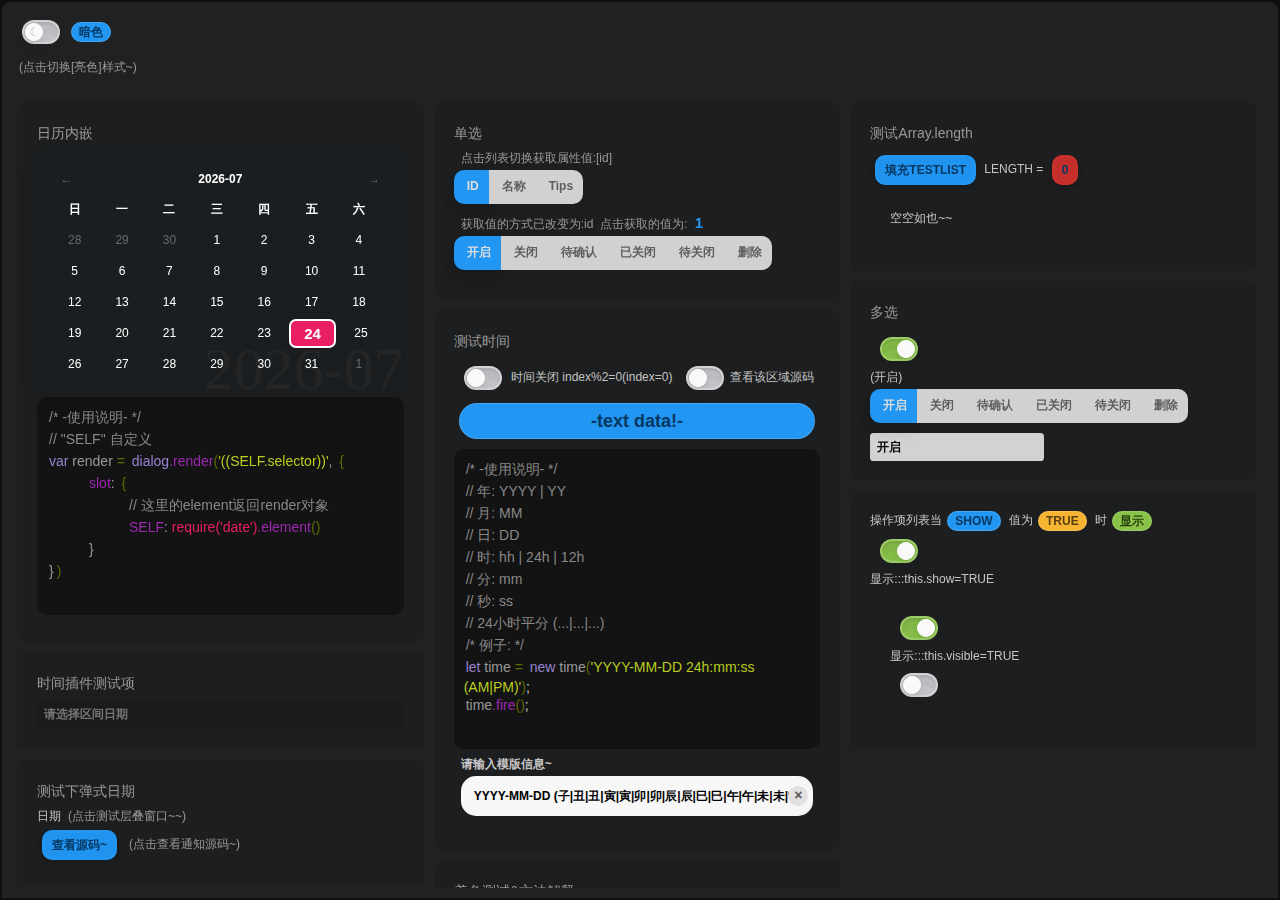
<file: index.html>
<html>

<head>
    <meta charset="utf-8" />
    <meta http-equiv="Content-Type" content="text/html; charset=utf-8" />
    <meta content="yes" name="apple-mobile-web-app-capable" />
    <meta name="viewport"
        content="width=device-width, initial-scale=1.0, minimum-scale=1.0, maximum-scale=1.0, user-scalable=no, viewport-fit=cover">
    <!-- <meta content="width=device-width, initial-scale=1.0, maximum-scale=1.0,  user-scalable=0" name="viewport" /> -->
    <meta name="disabled-adaptations" content="watch">
    <title>Model Test</title>
    <meta name="theme-color" content="#202122">
    <style>
        .loading:not(.dialog-tips) {display: inline-block;}.loading:not(.dialog-tips)::before {position: absolute;top: 50%;left: 50%;-webkit-box-sizing: border-box;box-sizing: border-box;width: 40px;height: 40px;margin-top: -15px;margin-left: -15px;border-top: 2px solid #ff5721;border-right: 2px solid transparent;border-radius: 50%;-webkit-animation: loading 0.6s linear infinite;animation: loading 0.6s linear infinite;content: "";}@keyframes loading {to {transform: rotate(360deg);}}@keyframes markMove {0%, 65% {transform: rotate(0deg);}70% {transform: rotate(10deg);}75% {transform: rotate(-10deg);}80% {transform: rotate(10deg);}85% {transform: rotate(-10deg);}90% {transform: rotate(10deg);}95% {transform: rotate(-10deg);}100% {transform: rotate(0deg);}}
    </style>
    <script type="text/javascript">
        var _Qma = {
            v: '2023.8.24',
            alias: {
                't': 'tools?v1.7',
                'model': 't#model',
                'dialog': 't#dialog',
                'mode': 't#mode',
                'time': 't#time',
                'times': 't#time.box',
                'flash': './script/modules/flash',
                'notice': './script/modules/notice',
                'test': './script/modules/test',
                'color': './script/modules/colors',
                'code': './script/modules/colors#code',
                // 'dialog': 'http://git.i.com/dialog/v1/dialog.js',
            },
            depends: {
                dialog: {
                    deps: ['simply.css']
                }
            },
            searchuri: //'http://localhost:8070/video/getDataByUrl?url=https%3A%2F%2Fv0.yiketianqi.com%2Fapi%3Funescape%3D1%26version%3D{v,v,v9}%26appid%3D43656176%26appsecret%3DI42og6Lm%26ext%3D%26cityid%3D%26city%3D{city}%26callbacks%3Ddefine&callback=define&isjson=true',
                '//v1.yiketianqi.com/api?unescape=1&version={v,v,v9}&appid=43656176&appsecret=I42og6Lm&ext=&cityid=&city=?&callback=define&age={9999999999-1000000000000}',
            dv: 'v3'
        }
        // DEBUG = true
    </script>
    <style>
    </style>
</head>

<body>
    <div class="loading"></div>
    <script src="runjs.js?release.1" srcs="//git.i.com/runjs/runjs.js">
        let exec = () => {
            require('./script/modules/test#di', (m) => m.run());
        }
        exec();

        var dialog = require('dialog');
        var loading;
        require.init({
            regexp: /date|yiketianqi/,
            before: function (...args) {
                loading = dialog.auto({
                    mode: '((div.loading))'
                }, {
                    cs: 'offset:0 0 0 0',
                    destroy: {
                        css: { width: '+=1' },
                        speed: 300
                    },
                    // position: 'center center'
                });
                console.log('before', ...args)
            },
            after: function (...args) {
                dialog.destroy(loading);
                console.log('after', ...args)
            }
        })
        // dialog.each([0, 1, 2], (k, v) => {
        //     dialog.query('img[src="./static/?.?" style="width: 33%;"]'.on(v, v == 0 ? 'jpeg' : 'png'), true).appendTo('body').click(exec)
        // })
    </script>
</body>

</html>
</file>
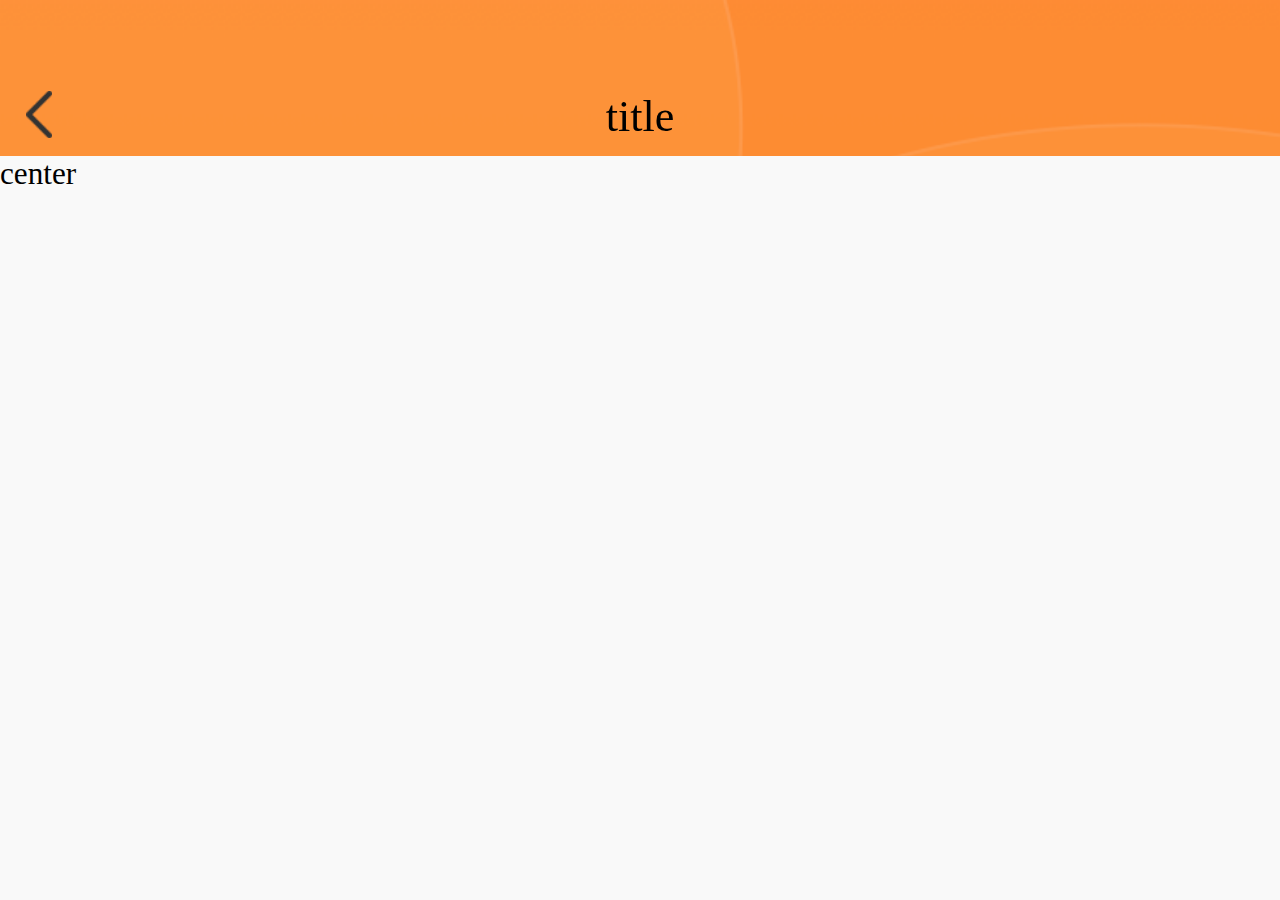
<file: app/index.html>
<!DOCTYPE html>
<html>
  <head>
    <meta charset="utf-8" />
    <meta http-equiv="Content-Type" content="text/html; charset=utf-8" />
    <meta content="yes" name="apple-mobile-web-app-capable" />
    <meta name="viewport" content="width=device-width, initial-scale=1.0, minimum-scale=1.0, maximum-scale=1.0, user-scalable=no">
    <meta name="disabled-adaptations" content="watch">
    <link rel="shortcut icon" href="" />
    <title>...</title>
    <style>

        .loading:not(.dialog-tips) {
            display: inline-block;
        }
        .loading:not(.dialog-tips)::before {position: absolute;top: 50%;left: 50%;-webkit-box-sizing: border-box;box-sizing: border-box;width: 40px;height: 40px;margin-top: -15px;margin-left: -15px;border-top: 2px solid #ff5721;border-right: 2px solid transparent;border-radius: 50%;-webkit-animation: loading 0.6s linear infinite;animation: loading 0.6s linear infinite;content: "";}

        @keyframes loading {
            to {transform: rotate(360deg);}
        }
        @keyframes markMove {
            0%, 65% {transform: rotate(0deg);}
            70% {transform: rotate(10deg);}
            75% {transform: rotate(-10deg);}
            80% {transform: rotate(10deg);}
            85% {transform: rotate(-10deg);}
            90% {transform: rotate(10deg);}
            95% {transform: rotate(-10deg);}
            100% {transform: rotate(0deg);}
        }
    </style>
    <script type="text/javascript">
      var _Qma = {
          v: '1.3.1',
          alias: {
              'echarts': './slots/echarts.min.js',
              'dialog': './slots/common#dialog',
              'app': './slots/app',
              'dsbridge': 'app#dsbridge',
              'common-css': './css/common.css',
              'echarts-css': './css/echarts.css',
          },
          depends: {
            echarts: {
                exports: 'echarts',
                deps: ['echarts-css']
            }
          },
      }
      DEBUG = true
  </script>
  </head>
  <body>
    <div class="loading"></div>
  </body>
  <script src="./runjs.js?last-none">
    require.use('common-css');
    require('app', function(app){
        app.init();
    });
    // console.log(require('./slots/common#dsbridge'))
  </script>
</html>
</file>
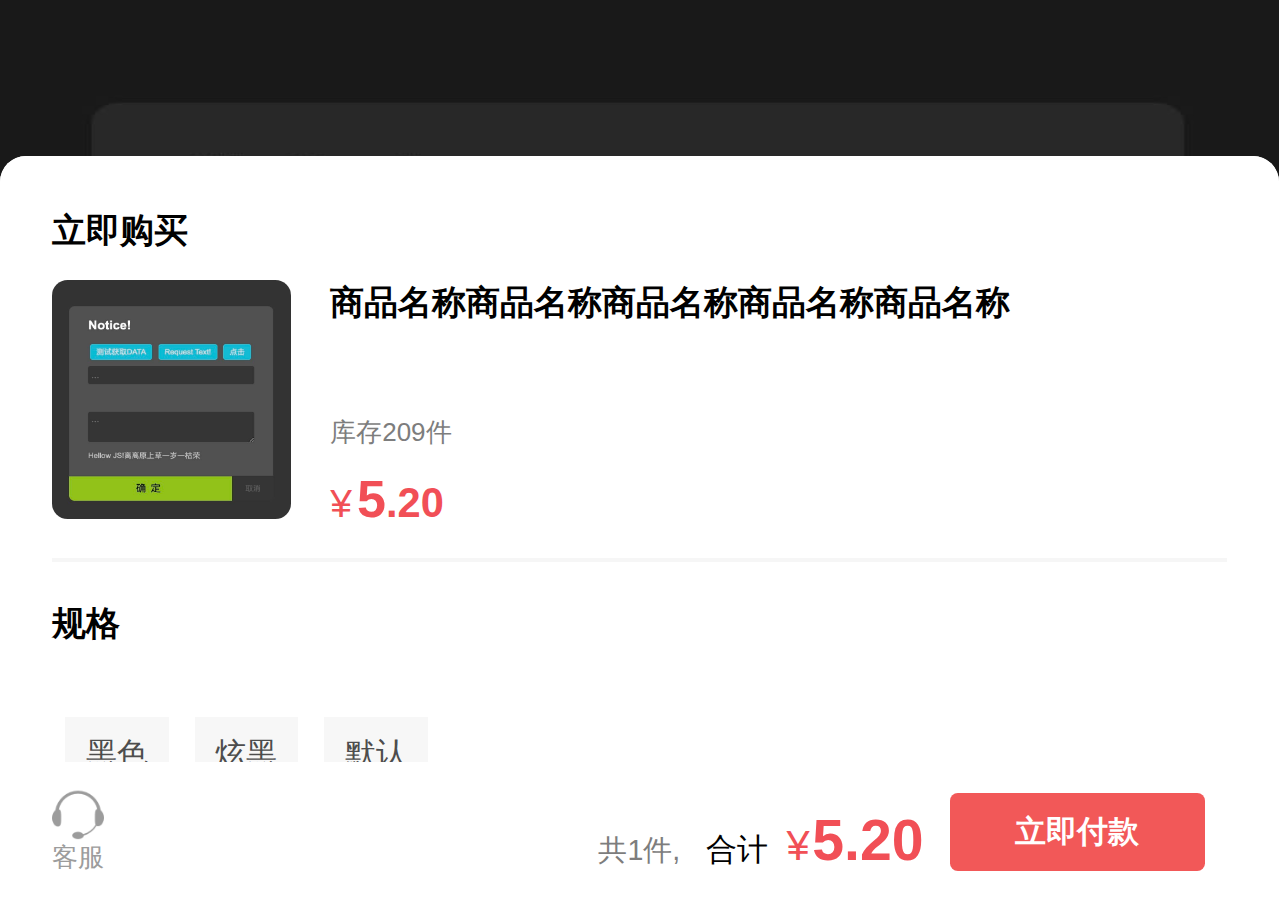
<file: product/index.html>
<html>

<head>
    <meta http-equiv="Content-Type" content="text/html; charset=utf-8" />
    <meta content="yes" name="apple-mobile-web-app-capable" />
    <meta content="width=device-width, initial-scale=1.0, maximum-scale=1.0,user-scalable=0" name="viewport" />
    <title>产品信息</title>
    <style>
        
        @media (width: 320px) {html{zoom: 0.915;}}@media (min-width: 321px) and (max-width: 330px) {html{zoom: 0.94;}}@media (min-width: 331px) and (max-width: 340px) {html{zoom: 0.97;}}@media (min-width: 341px) and (max-width: 350px) {html{zoom: 1;}}@media (min-width: 351px) and (max-width: 360px) {html{zoom: 1.02;}}@media (min-width: 361px) and (max-width: 370px) {html{zoom: 1.04;}}@media (min-width: 371px) and (max-width: 380px) {html{zoom: 1.07;}}@media (min-width: 381px) and (max-width: 390px) {html{zoom: 1.09;}}@media (min-width: 391px) and (max-width: 400px) {html{zoom: 1.13;}}@media (min-width: 401px) and (max-width: 410px) {html{zoom: 1.16;}}@media (min-width: 411px) and (max-width: 420px) {html{zoom: 1.18;}}@media (min-width: 421px) and (max-width: 430px) {html{zoom: 1.22;}}@media (min-width: 431px) and (max-width: 440px) {html{zoom: 1.24;}}@media (min-width: 441px) and (max-width: 450px) {html{zoom: 1.26;}}@media (min-width: 451px) and (max-width: 460px) {html{zoom: 1.28;}}@media (min-width: 461px) and (max-width: 470px) {html{zoom: 1.3;}}@media (min-width: 471px) and (max-width: 480px) {html{zoom: 1.32;}}@media (min-width: 481px) and (max-width: 490px) {html{zoom: 1.34;}}@media (min-width: 491px) and (max-width: 600px) {html{zoom: 1.36;}}@media (min-width: 501px) and (max-width: 510px) {html{zoom: 1.38;}}@media (min-width: 511px) and (max-width: 520px) {html{zoom: 1.40;}}@media (min-width: 521px) and (max-width: 530px) {html{zoom: 1.42;}}@media (min-width: 531px) and (max-width: 540px) {html{zoom: 1.44;}}@media (min-width: 541px) and (max-width: 550px) {html{zoom: 1.46;}}@media (min-width: 551px) and (max-width: 560px) {html{zoom: 1.56;}}@media (min-width: 561px) and (max-width: 570px) {html{zoom: 1.6;}}@media (min-width: 571px) and (max-width: 580px) {html{zoom: 1.64;}}@media (min-width: 581px) and (max-width: 590px) {html{zoom: 1.68;}}@media (min-width: 591px) and (max-width: 600px) {html{zoom: 1.70;}}@media (min-width: 601px) and (max-width: 610px) {html{zoom: 1.72;}}@media (min-width: 611px) and (max-width: 620px) {html{zoom: 1.74;}}@media (min-width: 621px) and (max-width: 630px) {html{zoom: 1.76;}}@media (min-width: 631px) and (max-width: 640px) {html{zoom: 1.78;}}@media (min-width: 641px) and (max-width: 650px) {html{zoom: 1.8;}}@media (min-width: 651px) and (max-width: 660px) {html{zoom: 1.68;}}@media (min-width: 661px) and (max-width: 670px) {html{zoom: 1.7;}}@media (min-width: 671px) and (max-width: 680px) {html{zoom: 1.72;}}@media (min-width: 681px) and (max-width: 690px) {html{zoom: 1.74;}}@media (min-width: 691px) and (max-width: 700px) {html{zoom: 1.76;}}@media (min-width: 701px) and (max-width: 900px) {html{zoom: 2.2;}}@media (min-width: 900px) {html{zoom: 2.6;}}@media (min-width: 1900px) {html{zoom: 3;}}
        
        html, body{padding: 0;margin: 0;font-size: 13px;;font-family: PingFangSC-Regular, 'Source Code Pro', "SF Pro SC", "SF Pro Text", "SF Pro Icons", "PingFang SC", "Helvetica Neue", "Helvetica", "Arial", sans-serif;background-color: #fff;-webkit-tap-highlight-color: transparent;}
        body{height: 100%;line-height: 100%;opacity: 0.3;/* padding-top: 100px;; */text-align: center;}
        .windows{width: 100%;}
        .height-auto{height: auto !important;}
        .windows .content{display: block;overflow: auto;}

        .windows .room{display: block;overflow: scroll}
        .dialog-tips .content{
            width: auto;
            display: inline-block;
            background: rgba(0,0,0,0.80);
            border-radius: 8px;
            font-family: PingFangSC-Regular;
            font-size: 13px;
            color: #F1F1F1;
            letter-spacing: 0;
            text-align: center;
            padding: 16px;
        }

        .dialog-success .content{
            background: #FFFFFF;
            border-radius: 13px;
            width: 256px;
            height: 128px;;
        }
        .dialog-success .bg{
            display: block;
            background-color: #000;
            opacity: 0.7;
        }
        .focus{
            overflow: hidden;
        }
        .focus-img, .focus{
            width: 100%;
            height: 360px;
            overflow: hidden;
            display: inline-block;
            position: relative;
        }
        .focus-img img{
            width: 100%;
            height: 100%;
        }
        .focus-dot{
            position: absolute;
            z-index: 1000;
            bottom: 15px;
            right: 15px;
            background: rgba(0,0,0,0.30);
            border-radius: 11px;
            width: 46px;
            height: 20px;
            line-height: 20px;
            text-align: center;
            color: #fff;
        }
        .price-room{
            background-image: url(./images/price-bg.png);
            background-repeat: no-repeat;
            background-size:contain;
            width: 100%;
            height: 58px;
            line-height: 58px;
        }
        .price-room .price{
            font-family: PingFangSC-Semibold;
            font-size: 18px;
            color: #FFFFFF;
            letter-spacing: 0;
            line-height: 18px;
            vertical-align: middle;
            margin-left: 20px;
            height: 56px;
            display: inline-block;
            line-height: 56px;
            font-weight: bold;
        }
        .price-room .price > span{
            font-family: PingFangSC-Semibold;
            font-size: 26px;
            color: #FFFFFF;
            letter-spacing: 0;
            /* line-height: 26px; */
        }
        .price-room .buy-count{
            float: right;
            margin-right: 20px;
            font-family: PingFangSC-Regular;
            /* font-size: 12px; */
            color: #FFFFFF;
            letter-spacing: 0;
            /* line-height: 12px; */
        }
        .bold{
            font-weight: bold;
        }
        .inline-block{
            display: inline-block;
        }
        .block{
            display: block;
        }
        .title{
            margin: 3px 10px 10px 10px;
            font-family: PingFangSC-Semibold;
            font-size: 13px;
            color: #000000;
            letter-spacing: 0;
            display: block;
            padding: 10px;
        }
        .power{
            background: #F14F56;
            border-radius: 2px;
            font-size: 10px;
            line-height: 20px;
            color: #FFFFFF;
            padding: 3px 5px 3px 5px;
            margin-right: 10px;
        }
        .desc img{
            width: 100%;
            height: auto;
        }
        /* 物流 */
        .logistics{
            display: flex;
            margin-bottom: 20px;
        }
        .logistics .t{
            width: 15%;
            margin-left: 20px;
            /* background-color: #0076FF; */
        }
        .logistics .r{
            width: 80%;
            vertical-align: top;
        }
        .bottom{
            display: flex;
            
        }
        .server{
            display: flex;
            flex-direction: column;
            float: left;
            margin: 10 10px 20 20px;
            width: 30px;
            /* background-color: #F25858;             */
            font-size: 10px;
            color: #9C9C9C;

        }
        .server .icon{
            display: inline-block;
            background-image: url(./images/service.png);
            background-size: contain;
            height: 20px;
            width: 20px;
        }
        .to-buy, .to-pay{
            font-family: PingFangSC-Semibold;
            font-size: 12px;
            color: #FFFFFF;
            line-height: 12px;
            background: #F25858;
            border-radius: 3px;
            width: 80%;
            height: 30px;
            line-height: 30px;
            text-align: center;
            display: inline-block;
            margin: 12px 12px 12px 0;
        }
        .paying{
            background: #8ec116;
        }
        .loading-room{
            text-align:center;
            background-color:#fafafa;
            color: #aaa;
            font-size: 14px;
            font-weight: bold;
            margin:10px;
            border-radius: 10px;
        }
        .desc img, .focus img {
            background-image: url(./images/empty.png);
            background-size: 50%;
            background-position: center;
            background-repeat: no-repeat;
            background-color: #F7F7F7;
        }



        /* 购买页 */
        .buytips .bg{
            background-color: #000;
            opacity: 0.5;
        }
        .buytips .content{
            background-color: #fff;
            border-radius: 10px 10px 0 0;
        }
        .line {
            border: 1px solid #F6F6F6;
            margin: 15px 0 15px 0;
        }
        .inner{
            margin-top: 30px;;
            margin-bottom: 30px;;
            /* background-color: #eee; */
            overflow: auto;
        }
        .cardbox{
            padding: 20px;
            background-color: #fff;
            margin-bottom: 8px;
        }
        .tobuy{
            overflow: hidden;
            background: #F8F8F8;
        }
        /* 商品 */
        .buy-product-detail{
            display: inline-block;
            height: 92px;
            vertical-align: top;
            padding-left:  15px;;
        }
        .product-title{
            display: block;
            margin-bottom: 10px;
            min-height: 43px;
            /* background-color: #7D7D7D; */
            width: 100%;
        }
        .buy-detail-price {
            color: #F14F56;
            margin-top: 10px;
            font-size: 15px;;
        }
        .buy-detail-price .bold{
            font-size: 20px;
            line-height: 20.8px;
            margin-left: 2px;
        }
        .buy-detail-price .bold.small {
            font-size:  16px;
            margin-left: 0px;
        }
        .buy-title{
            font-weight: bold;
            margin: 0 0 10px 0;
        }
        .buy-img-info{
            background-image: url(./images/empty.png);
            background-size: contain;
            height: 92px;
            width: 92px;
            display: inline-block;
            border-radius: 6px;
            overflow: hidden;
            /* margin-left: 20px; */
        }
        .buy-img-info img{
            height: 100%;
            width: 100%;
        }
        .suk-list{
            margin: 22px 0 10px 0;
            /* height: 30px; */
        }
        /* 规格 */
        .suk-list .suk{
            display: inline-block;
            background: #F7F7F7;
            padding: 8px;
            font-size: 12px;
            color: #4D4D4D;
            letter-spacing: 0;
            line-height: 12px;
            margin: 5px;
        }
        .suk-list .suk.select{
            background: #FFF0F0;
            color: #F14F56;
            font-weight: bold;
        }
        .buy-count-info{
            margin: 22px 0 22px 0;
        }
        .buy-count-room{
            float: right;
        }
        .buy-count-room .de{
            background: #EDEDED;
            border-radius: 3px;
            height: 19px;
            line-height: 19px;
            width: 19px;
            display: inline-block;
            text-align: center;
        }
        .buy-count{
            display: inline-block;
            margin: 0 10px 0 10px;
            font-weight: bold;
        }
        .deepcolor, .buy-one{
            font-size: 10px;
            color: #7D7D7D;
            letter-spacing: 0;
            line-height: 11px;
        }
        .buy-one{
            margin-left:10px;
        }
        .to-pay{
            width: 20%;
        }
        .topayprice-info{
            width: 60%;
            line-height: 60px;
            font-size: 11px;
            color: #7D7D7D;
            text-align: right;
            padding-right: 10px;
            /* background-color: #7D7D7D; */
        }
        .topayprice-info .topay-info{
            font-size: 12px;
            color: #000000;
            margin-left: 10px;
        }
        .topayprice-info .topay-info .price{
            font-size: 16px;
            color: #F14F56;
            margin-left: 7px;
        }
        .topayprice-info .topay-info .price.bold{
            font-size: 22px;
            margin-left: 1px;
        }

        /* 收货信息 */
        .buyer-info input,.buyer-info textarea, .buyer-info input:focus-within{
            border: 0 transparent solid;
            /* height: 99%; */
            width: 100%;
            text-align: right;
            padding: 7px;
            font-size: 12px;
            color: #000000;
            font-weight: bold;
        }
        .buyer-info input,.buyer-info textarea{
            text-align: left;
            width: 100%;
            border: 0 transparent solid;
            /* height: 99%; */
            text-align: right;
            padding: 7px;
            font-size: 12px;
            color: #000000;
            font-weight: bold;
        }
        /* .buyer-info input: */
        .buyer-info .buyer-item{
            height: 30px;
            /* background-color: #9C9C9C; */
            margin-top: 3px;
        }
        .buyer-info .buyer-item span{
            height: 30px;
            line-height: 30px;
            display: inline-block;
        }
        .buyer-info .buyer-item span.textarea{
            height: 60px;
        }
        .buyer-info .left{
            width: 20%;
        }
        .buyer-info .right{
            width: 80%;
            vertical-align: top;
        }
        .card{
            text-align: right;
        }
        ::placeholder {
            color: #aaa;
            text-align: right;
            font-weight: lighter;
        }
        .tips-msg{
            background: #F8F8F8;
            border-radius: 2px;
            margin: 0 15px 0 15px;
            padding: 6px;
            font-size: 10px;
            color: #8F8F8F;
        }
        .link{
            color: #2891FF;
            text-decoration: none;
            padding: 3px;
        }
        /* 支付 */
        .pay-type{
            margin-bottom: 15px;
        }
        .paytype-icon{
            display: inline-block;
            height: 23px;
        }
        .pay-type img{
            height: 100%;
        }
        .pay-type .select{
            display: block;

            background-image: url(./images/select.png);
            background-size: 100%;
            /* vertical-align: super; */
            width: 18px;
            height: 18px;;
            float:right;
        }
        .pay-type.cur .select{
            background-image: url(./images/selected.png);
        }


        .back{
            background-image: url(./images/back.png);
            height: 28px;
            width: 28px;
            position: absolute;
            left: 15px;
            top: 20px;
            z-index: 9000000;    background-size: 100%;
        }
        .paysuccess .content{
            background-color: #fff;
            /* background-color: #2891FF; */
            background: rgba(255,255,255,0.99);
            border-radius: 10px;
            padding: 17px 17px 0 17px;
            width: 240px;
            height: 120px;

        }
        .paysuccess .bg{
            background-color: #000000;
            opacity: 0.3;
        }
        .paysuccess .confirm-title{
            font-size: 14px;
            color: #152934;
            font-weight: bold;
            text-align: center;
        }
        .paysuccess .confirm-content{
            text-align: center;
            margin: 18px 0 20px 0;
            font-size: 14px;
            color: #152934;
        }
        .paysuccess .confirm-cancel, .paysuccess .confirm-submit{
            width: 50%;
            height: 36px;
            display: inline-block;
            line-height: 36px;
            text-align: center;
            font-size: 14px;

            border-top: 1px solid #F1F1F2;
        }
        .paysuccess .confirm-submit{
            color: #0076FF;
            font-weight: bold;
            width:calc(50% - 1px);
            border-left: 1px solid #F1F1F2;
        }
        .buy-info{
            display: flex;
        }
    </style>
</head>

<body>
    <script type="text" class="mode">
        <div class="room">
            <div :if="!loading">
                <div class="focus">
                    <div :style.margin-left="left" :style.width="_width* focus.length" style="height: 100%;" :ontouchstart="_start" :ontouchmove="_move" :ontouchend="_end">
                        <span class="focus-img" :for="focus" :style.width="_width">
                            <img :src="$item" />
                        </span>
                    </div>
                    <div class="focus-dot">{_index}\/{focus ? focus.length : 0}</div>
                </div>
                <div class="price-room">
                    <span class="price">¥<span class="bold">{price}</span>起</span>
                    <span class="buy-count">已售{show_sales}</span>
                </div>
                <div class="title bold">
                    {title ? title : '标题'}
                </div>
                <div class="title">
                    <span class="power">推荐理由</span>{recommon ? recommon : '推荐理由'}
                </div>
                <div class="logistics">
                    <span class="t inline-block">物流</span><span class="r inline-block">{logistics}</span>
                </div>
                <div class="desc">
                    <img :for="desc" :src="$item" />
                </div>
            </div>
            <div class="loading-room" :if="loading" :style.lineHeight="lh">
                商品加载中...
            </div>
        </div>
        <div class="bottom">
            <span class="server" :onclick="callservice"><span class="icon"></span><span>客服</span></span><span :if="!loading" class="to-buy bold" :onclick="gotobuy">立即购买</span>
        </div>
    </script>

    <script type="text" class="mode-to-buy">
        <div class="room tobuy">
            <div class="cardbox">
                <div class="buy-title">立即购买</div>
                <div class="buy-info">
                    <span class="buy-img-info">
                        <img :src="show_image_url" />
                    </span>
                    <span class="buy-product-detail">
                        <span class="product-title bold">{show_title}</span>
                        <span class="deepcolor block">库存{show_stock_}件</span>
                        <span class="buy-detail-price block">¥<span class="bold">{price_start}</span><span class="bold small">.{price_end}</span></span>
                    </span>
                </div>
                <div class="line"></div>
                <div class="buy-title">规格</div>
                <div class="suk-list">
                    <span :for="sku_list" class="suk" :class.select="selected" :onclick="select_suk">
                        {name}
                    </span>
                </div>
                <div class="buy-count-info">
                    <span class="buy-count-title bold">购买数量</span><span class="buy-one">每人限购200件</span>
                    <span class="buy-count-room">
                        <span class="de" :onclick="reduce">-</span>
                        <span class="buy-count">{count}</span>
                        <span class="de" :onclick="add">+</span>
                    </span>
                </div>
                <div class="buyer-info">
                    <div class="buyer-item"><span class="left">订单留言</span><span class="right"><textarea type="tel" rows="2"  placeholder="选填，请先和卖家协商一致" :value="buyer_desc" :onfocus="onfocus" :onblur="onblur"></textarea></span></div>
                </div>
            </div>

            <div class="cardbox">
                <div class="buy-title">收货信息</div>
                <div class="buyer-info">
                    <div class="buyer-item buyer_name"><span class="left">收货人</span><span class="right"><input placeholder="输入收货人姓名" :value="buyer_name" :onfocus="onfocus"/></span></div>
                    <div class="buyer-item buyer_tel"><span class="left">联系方式</span><span class="right"><input type="tel" maxlength="11" placeholder="输入11位手机号码" :value="buyer_tel" :onfocus="onfocus"/></span></div>
                    <div class="buyer-item buyer_area"><span class="left">所在地区</span><span class="right"><input placeholder="所在地区" :value="buyer_area" :onfocus="onfocus"/></span></div>
                    <div class="buyer-item buyer_addr">
                        <span class="left">详细地址</span>
                        <span class="right textarea"><textarea placeholder="如街道，小区门牌号等详细地址" rows="2" :value="buyer_addr" :onfocus="onfocus"></textarea></span>
                    </div>
                </div>
            </div>

            <div class="cardbox">
                <div class="buy-title">支付方式</div>
                <div class="pay-type" :for="pays" :class="payselect == name ? 'cur' : ''" :onclick="toselectpaytype"><span class="paytype-icon"><img :src="icon" /></span><span class="select"></span></div>
                <div class="tips-msg">
                    已阅读并同意小店<span class="link" :data-link="linkuser" :onclick="goto">《用户协议》</span><span class="link" :data-link="linkprivate" :onclick="goto">《隐私协议》</span>，并授权小店获取您的账号信息（头像，昵称等）。
                </div>
            </div>
        </div>
        <div class="bottom">
            <span class="server" :onclick="callservice">
                <span class="icon"></span><span>客服</span>
            </span>
            <span class="topayprice-info">
                共{count}件, 
                <span class="topay-info">
                    合计 <span class="price">¥</span><span class="price bold">{(show_price * count).toFixed(2)}</span>
                </span>
            </span>
            <span :if="!paying" class="to-pay bold" :onclick="gotopay">立即付款</span>
            <span :if="paying" class="to-pay bold paying">付款中...</span>
        </div>
    </script>
</body>
<script type="text/javascript" src="./script/tools.js?2022.04.01"></script>
<!-- <script type="text/javascript" src="//git.i.com/dialog/v1/dialog.js"></script> -->
<!-- <script type="text/javascript" src="//192.168.1.99/redbean/h5/source.js"></script> -->
<script>
    var BACK = dialog.query('<div class="back"></div>').appendTo(document.documentElement).click(function() {
        RunOSfx('closeWeb', true);
    })
    function _Request() {
        console.log(ajax)
        var settings = dialog.picker(arguments, '0=>url,1=>success,2=>fail,3=>type,4=>data')
        ajax.request(settings);
    }
// 测试数据

    // _ARGS.product_id = '100006';
    _ARGS.tobuy = true;

    // 第一次打开时的动画 可以被覆盖 @see dialog.push('auto', 'animate', Function)
    dialog.push('auto', 'show', function (D, start, end) {
        D.room.stop(true, true).css({
            top: start || '+=10'
        }).stop(true, true).animate({
            top: end || '-=10',
            opacity: 1
        }, 100);
    });
    var Global = this;
    // 补偿缺失全局方法
    Global.MSG = function (desc, code) {
        dialog.notice('[0]{1,:1,}'.format(arguments), 3)
    }
    function callservice(host) {
        dialog.runer(dialog.picker(Global, 'android.showServerDialog|MSG=>trigger').trigger, android, host.service.SERVICE_TEXT, host.service.SERVICE_NO);
    }
    var SCREEN = dialog.screen();
    var DetailRender = dialog.render(dialog.query('.mode').html(), {
        data: {
            loading: true,
            focus: [],
            title: '',
            recommon: '',
            price: 0,
            sku_list: [],
            logistics: "物流信息",
            // 加载页面高度
            lh: 0,
            // 服务号
            service: {
                SERVICE_NO: '1000',
                SERVICE_TEXT: '添加微信客服'
            },
            _width: SCREEN.width,
            _index: 1,
            left: 0,

            buyer_name: '',
            buyer_tel: '',
            buyer_area: '',
            buyer_addr: '',
            buyer_desc: '',
            agreement: {}
        },
        events: {
            callservice() {
                callservice(this);
            },
            gotobuy() {
                ToBuy(this)
            },
            _start(e) {
                detail.movestart = dialog.picker(e, 'changedTouches.0.pageX=>x').x || 0;
            },
            _move(e) {
                var lr = detail.movestart - dialog.picker(e, 'changedTouches.0.pageX=>x').x;
                var offwidth = this._width * (this._index - 1);
                this.left =
                    -(offwidth + lr)

                // document.title = lr;
            },
            _end() {
                var left = - this.left;
                var per = left % this._width >= this._width / 2 ? 2 : 1;
                this._index = Math.min(this.focus.length, Math.max(1, per + (left / this._width) >> 0));
                // this.left = - this._width * (this._index - 1);
                // console.log(this.left, left);
                dialog.query('.focus > div:first-child').animate({
                    'margin-left': - this._width * (this._index - 1)
                }, 300)
                // document.title = this._index;
            }
        }
    });

    var errorMap = {
        // '1': '订单已支付',
        // '0': '订单已取消',
        '-1': '网络错误异常',
        '-2': '订单未支付',
        '-97': '订单未支付',
        '-98': '订单未支付',
        '-99': '微信未安装'
    }

    var Buy;
    function ToBuy(self) {
        _ARGS.tobuy = true;
        BACK.hide();
        location.hash = Strings.kv2url(_ARGS)
        Buy = dialog.render(dialog.query('.mode-to-buy').html(), {
            data: {
                sku_list: [],
                count: 1,
                price_start: '0',
                price_end: '00',
                show_price: 0,
                price_source: 0,
                _selected: {},
                _image_url: null,
                _image_url_: null,
                show_title: null,
                _title: null,
                show_stock_: 0,
                _stock: 0,

                buyer_name: '',
                buyer_tel: '',
                buyer_area: '',
                buyer_addr: '',
                buyer_desc: '',

                pays: [{
                    name: 'alipay',
                    icon: './images/alipay.png'
                },{
                    name: 'wxpay',
                    icon: './images/wxpay.png'
                }],
                payselect: 0,
                linkuser: '#user',
                linkprivate: '#private',

                paying: false,
                oninputing: false
            },
            watch: {
                show_price(q) {
                    this.price_start = q >> 0;
                    this.price_end = (+q).toFixed(2).replace(/^\d+(?:\.(\d{2})\d*|)$/, '$1');
                },
                buyer_name(data) {
                    DetailRender.data.buyer_name = data
                },
                buyer_tel(data) {
                    DetailRender.data.buyer_tel = data
                },
                buyer_area(data) {
                    DetailRender.data.buyer_area = data
                },
                buyer_addr(data) {
                    DetailRender.data.buyer_addr = data
                },
                buyer_desc(data) {
                    DetailRender.data.buyer_desc = data
                }
            },
            events: {
                onfocus(e) {
                    if (this.oninputing) {
                        return;
                    }
                    this.oninputing = true;
                    setTimeout(function() {
                        var target = e.target;
                        var rec = dialog.runer(dialog.picker(target, 'getBoundingClientRect|rect=>rect').rect, target)
                        // alert(BuyDialog.room.find('.room').css('height'))
                        BuyDialog.room.find('.room').attr('scrollTop', rec.top - 70)
                    }, 500)
                },
                callservice() {
                    callservice(this);
                },
                gotopay() {
                    if (!this._selected.price)
                        return Global.MSG('请选择: 规格')
                    if(dialog.each('buyer_name,buyer_tel,buyer_area,buyer_addr'.split(','), function(k, v) {
                        if(!this[v]) return Global.MSG('收货信息缺失'), dialog.query('.[0] input,.[0] textarea'.format([v])).trigger('focus'), true;
                    }, this)) {
                        return;
                    }
                    
                    if (!this.payselect)
                        return Global.MSG('请选择: 支付方式')
                    
                    var data = dialog.picker(this, 'count=>quantity,product_id,_selected.sku_id=>sku_id,buyer_name=>receiver_name,buyer_tel=>receiver_mobile,buyer_area=>receiver_area,buyer_addr=>receiver_address,payselect=>pay_type,buyer_desc=>desc')
                    dialog.merge(data, {
                        content_id: _ARGS.content_id || '0'
                    })
                    var PayData = this;
                    PayData.paying = true;
                    // 
                    // return;
                    _Request('[HOST]/honor/dsp/trade', function (json) {
                        var data = json.data;
                        if (json.code != 200) {
                            PayData.paying = false;
                            return Global.MSG('{msg}'.format(dialog.picker(json, 'msg|data.paramReq.message|msg=>msg')))
                        }

                        RunOSfx('payOrder', JSON.stringify(data), function(data) /* success */{
                            errorMap[data] && RunOSfx('toastMsg', errorMap[data], true);
                            PayData.paying = false;
                            if (data == "1") Goto();
                        }, function()/* err */ {
                            PayData.paying = false;
                        })
                    }, function () {
                        PayData.paying = false;
                        // console.log({});
                    }, 'post', JSON.stringify(data))
                },
                goto(e) {
                    var link = dialog.attr(e.target, 'data-link');
                    RunOSfx('startWeb', link, "1"/* 带删除按钮 */, true);
                },
                select_suk() {
                    if (!this.selected) {
                        var idx = this._selected.$idx;
                        // 删除上一次选中
                        idx !== undefined && (this.sku_list[idx].selected = false);
                    }
                    this.count = 1;
                    this._selected = this.selected ? {} : this.$item;
                    this._selected.$idx = this.$idx;
                    // 设置选中显示
                    this.show_image_url = this.selected ? this._image_url_ : this.image_url;
                    this.show_title = this.selected ? this._title : this.name;
                    this.show_stock_ = this.selected ? this._stock : this.stock;
                    // 设置显示价格
                    this.show_price =
                        // 设置选中
                        (this.selected = !this.selected)
                            ? this.price
                            : this.price_source;
                },
                add() {
                    this.count = Math.min(this.count + 1, 200);
                },
                reduce() {
                    this.count = Math.max(this.count - 1, 1)
                },
                toselectpaytype() {
                    // document.title = this.name
                    this.payselect = this.name
                }
            }
        });

        dialog.each(dialog.picker(self, 'agreement.user=>linkuser,agreement.private=>linkprivate,product_id,title=>show_title,title=>_title,price=>show_price,price=>price_source,image_url=>show_image_url,image_url=>_image_url_,service,price,buyer_name,buyer_tel,buyer_area,buyer_addr'), function (k, v) {
            this[k] = v;
        }, Buy.data);
        // alert(JSON.stringify(Buy.data.agreement))
        // 总库存
        var stock = 0;
        dialog.each(self.sku_list, function (k, v) {
            this.push(v);
            stock += v.stock;
        }, Buy.data.sku_list);
        Buy.data._stock = Buy.data.show_stock_ = stock;

        var BuyDialog = dialog.auto(Buy.node, null, {
            cs: 'offset:0 [0] 0 0;inner:0 0 0 103 .room true;show: +=80 -=30'.format([10]),
            last: function () {
                var host = this;
                host.addClass('buytips')
                host.proxy(host.bg[0], function () {
                    host.remove();
                });
                host.onclose(function(){
                    _ARGS.tobuy = false;
                    BACK.show();
                    location.hash = Strings.kv2url(_ARGS)
                })
            },
            end: true,
            destroy: {
                css: {
                    top: '+=15px',
                    opacity: .5
                },
                speed: 100
            }
        })
        BuyDialog.onresize(function() {
            Buy.data.oninputing = false;
        })
    }
    var detail = dialog.auto(DetailRender.node, null, {
        cs: 'offset:0 0 0 0;inner:0 0 0 53 .room true',//;show:+=50 -=60
        last: function () {
            DetailRender.data.loading && (DetailRender.data.lh = dialog.screen().height - 80);
            // alert(1)
        },
        destroy: {
            css: {
                top: '+=15px',
                opacity: .5
            },
            speed: {
                speed: 300,
                easing: 1
            }
        }
    })
    _Request('./detail.json', function (json) {
        // 显示开关
        // setTimeout(() => {
        DetailRender.data.loading = false;
        // }, 3 * 1000)

        var data = json.data;
        data.desc = data.desc.replace(/^\s*|\s*$/g, '').split(';')
        dialog.each(dialog.picker(data, 'image_list_url=>focus,name=>title,express_desc=>logistics,rec_desc=>recommon,*'), function (k, v) {
            this[k] = v
        }, DetailRender.data);

        _ARGS.tobuy && ToBuy(DetailRender.data);
    }, function () {
        // console.log({});
    })
    
    function Goto() {
        // PayData.paying = false;
        var BuyDialog = dialog.confirm('支付成功', '请在我的-我的订单查看', function() {

        }, {
            last: function() {
                this.addClass('paysuccess');
                var room = this.room;
                room.find('.confirm-cancel').click(function() {
                    RunOSfx('seeOrder', true);
                    RunOSfx('closeWeb', true);
                }).html('查看')
                room.find('.confirm-submit').click(function() {
                    RunOSfx('closeWeb', true);
                }).html('关闭')
                room.find('.confirm-cancel.close').remove()

            } 
        })
    }
    // Goto();
    
    DetailRender.data.loading = false;

</script>

</html>
</file>
